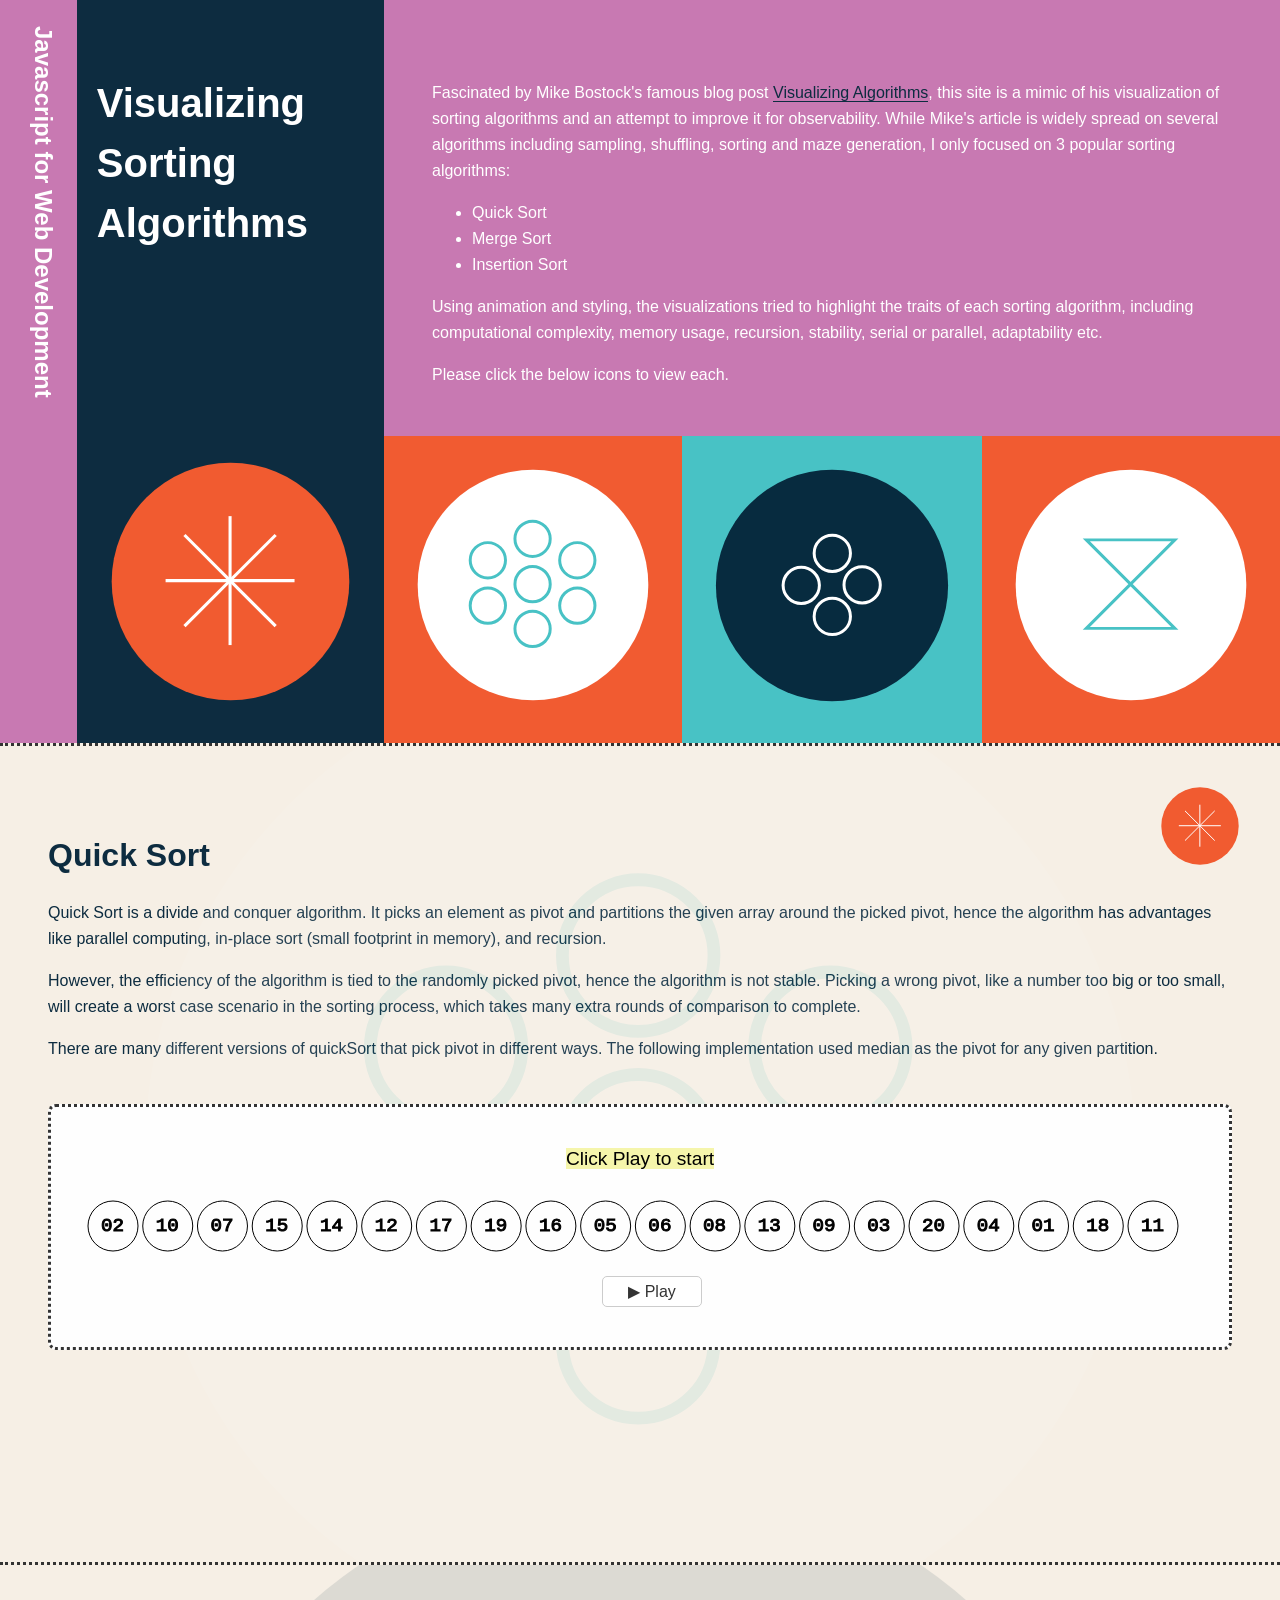
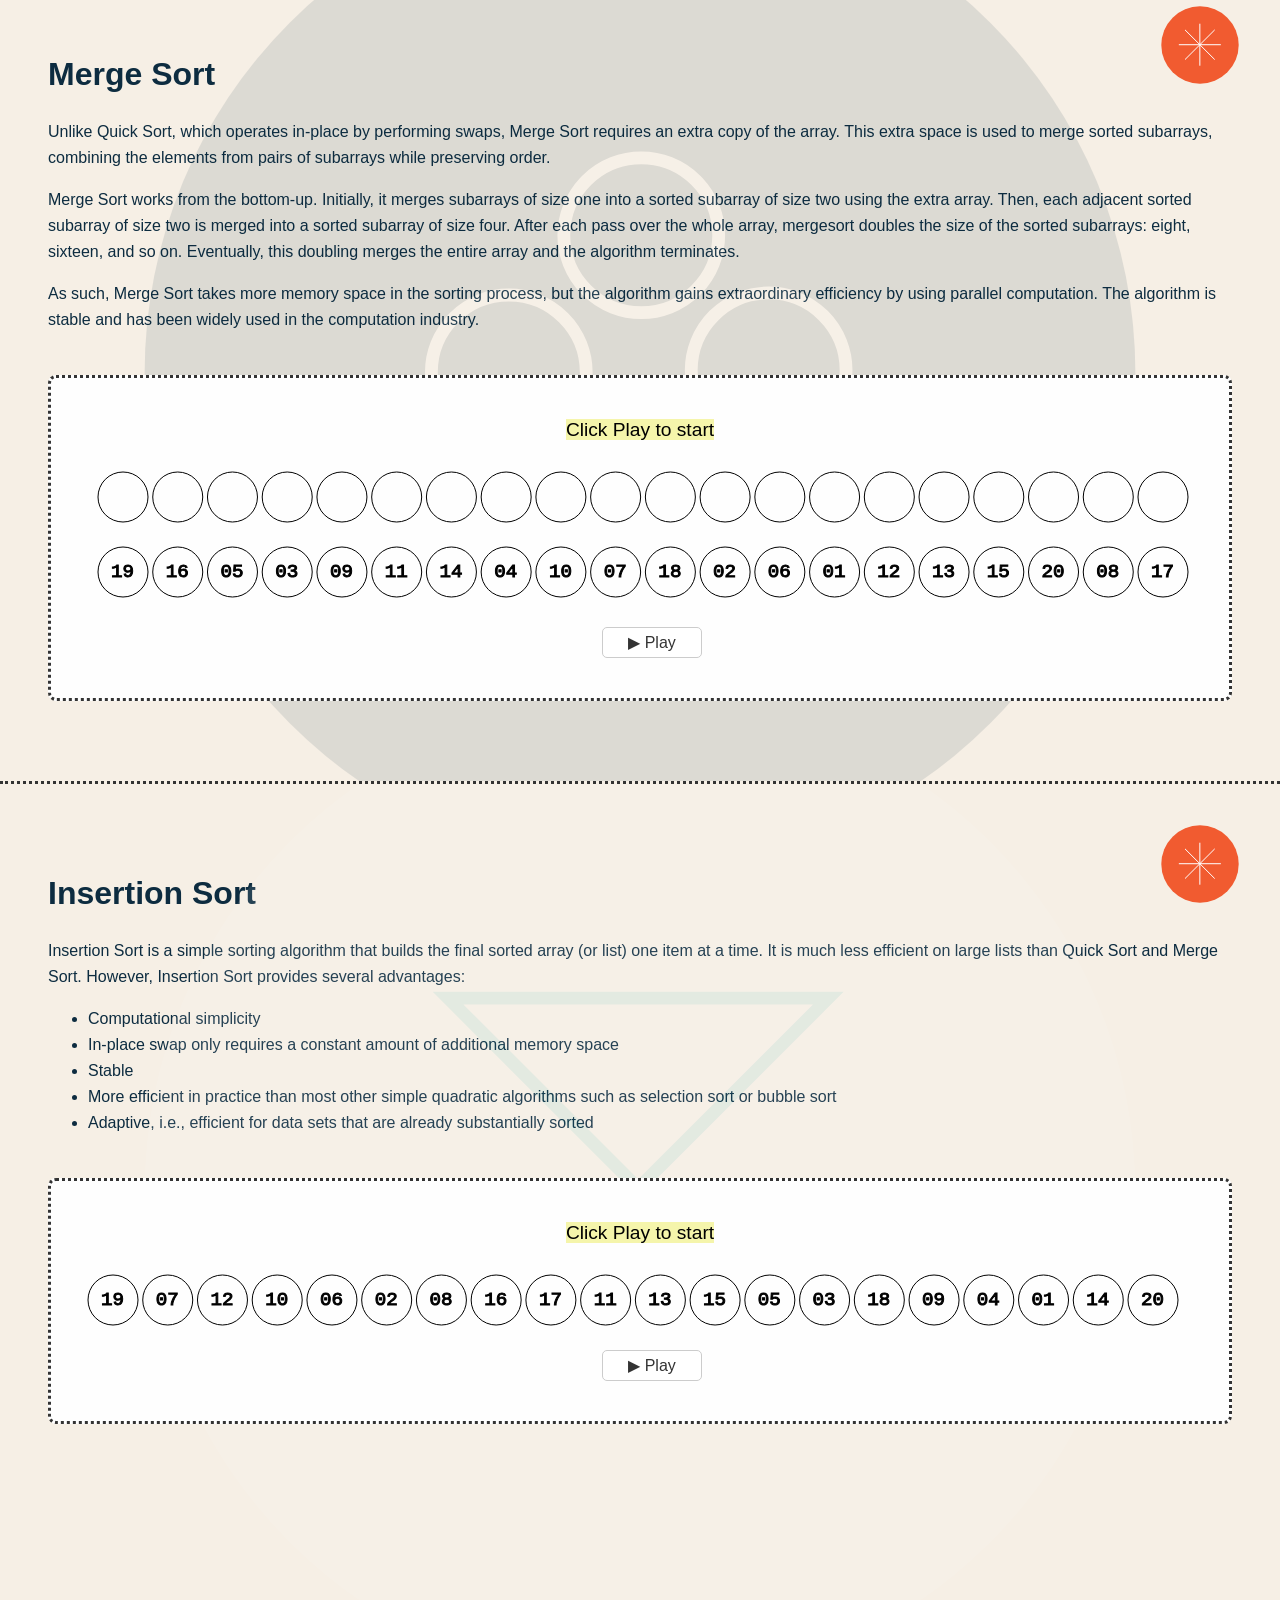
<file: index.html>
<!DOCTYPE html>
<html lang="en">
  <head>
    <meta charset="utf-8" />
    <title>Javascript for Web Development Project</title>
    <link rel="stylesheet" media="screen" href="/css/algo_style.css" />
    <meta name="viewport" content="width=device-width, initial-scale=1.0" />
    <script src="/js/d3.min.js"></script>
    <script src="/js/sorting_algo.js"></script>
  </head>
  <body>
    <section class="intro" id="intro">
      <header>
        <div id = 'classname'><h1>Javascript for Web Development</h1></div>
        <div id = 'subject'><h2>Visualizing Sorting Algorithms</h2>
           <div id = 'star_relative'>
            <span class="star_tooltip">Home</span>
          <img src = '/css/icon-star-01.svg'></img>
        </div>
        <div>
      </header>
      <div class="summary" id="summary">
        <div class = "intro_txt">
          <p>
          Fascinated by Mike Bostock's famous blog post
          <a href='https://bost.ocks.org/mike/algorithms/'>Visualizing Algorithms</a>, this site is a mimic of his visualization of sorting algorithms and an attempt to improve it for observability. While Mike's article is widely spread on several algorithms
          including sampling, shuffling, sorting and maze generation, I only focused on 3 popular sorting algorithms:</p>
          <ul>
          <li>Quick Sort</li>
          <li>Merge Sort</li>
          <li>Insertion Sort </li>
          </ul>
          <p>Using animation and styling, the visualizations tried to highlight the traits of each sorting algorithm, including computational complexity, memory usage,  recursion,  stability, serial or parallel, adaptability etc. 
          </p><p>
            Please click the below icons to view each.</p>
        </div>
        <div id = 'imgbox'>
        <div class='icon_img' id='img1'><img src = '/css/icon-circles-01.svg' onclick="document.location=document.location.toString().split('#')[0] + '#quicksort';return false;" ></img>
          <span class="img_tooltip">Quick Sort</span></div>
        <div class='icon_img' id='img2'><img  src = '/css/icon-black-circle-01.svg' onclick="document.location=document.location.toString().split('#')[0] + '#mergesort';return false;"></img>
          <span class="img_tooltip">Merge Sort</span></div>
        <div class='icon_img' id='img3'><img  src = '/css/icon-zigzag-01.svg' onclick="document.location=document.location.toString().split('#')[0] + '#insertionsort';return false;"></img>
          <span class="img_tooltip">Insertion Sort</span></div>
        </div>
      </div>
    </section>
    <section class="main" id="main">
      <div id="quicksort" class="animation shuffle">
      <h3>Quick Sort</h3>
      <div class = 'back_btn'> 
        <div class = 'back_relative'>
        <img src = '/css/icon-star-01.svg' onclick="document.location=document.location.toString().split('#')[0] + '#';return false;" ></img>
      <span class = 'backbtn_tooltip'>Back to home</span> </div>
    </div>
    <p>
    Quick Sort is a divide and conquer algorithm. It picks an element as pivot and partitions the given array around the picked pivot, hence the algorithm has advantages like parallel computing, in-place sort (small footprint in memory), and recursion.
  </p><p>
    However, the efficiency of the algorithm is tied to the randomly picked pivot, hence the algorithm is not stable.   Picking a wrong pivot, like a number too big or too small,  will create a worst case scenario in the sorting process, which takes many extra rounds of comparison to complete.
  </p><p>
    There are many different versions of quickSort that pick pivot in different ways.  The following implementation used median as the pivot for any given partition.
  </p>
    </br>
      <div id = 'quicksort_vis' class='sort_vis'>
        <div id='notes' class='notes'> <span class='span_msg' id='quicksort_msg'>Click Play to start</span> </div>
        <script>
          quicksort_vis();
        </script>
        </div>
      </div>
      <div class="animation shuffle" id="mergesort">
      <h3>Merge Sort</h3>
      <div class = 'back_btn'> 
        <div class = 'back_relative'>
        <img src = '/css/icon-star-01.svg' onclick="document.location=document.location.toString().split('#')[0] + '#';return false;" ></img>
      <span class = 'backbtn_tooltip'>Back to home</span> </div>
    </div>
  <p>
    Unlike Quick Sort, which operates in-place by performing swaps, Merge Sort requires an extra copy of the array. This extra space is used to merge sorted subarrays, combining the elements from pairs of subarrays while preserving order.
  </p><p>
    Merge Sort works from the bottom-up. Initially, it merges subarrays of size one into a sorted subarray of size two using the extra array. Then, each adjacent sorted subarray of size two is merged into a sorted subarray of size four. After each pass over the whole array, mergesort doubles the size of the sorted subarrays: eight, sixteen, and so on. Eventually, this doubling merges the entire array and the algorithm terminates.
  </p><p>
    As such, Merge Sort takes more memory space in the sorting process, but the algorithm gains extraordinary efficiency by using parallel computation.  The algorithm is stable and has been widely used in the computation industry. 
  </p>
      </br>
      <div id = 'mergesort_vis' class='sort_vis'>
        <div id='notes' class='notes'> <span class='span_msg' id='mergesort_msg'>Click Play to start</span> </div>
          <script>
           mergeSort();
          </script>
   </div>
    </div>
      <div class="animation shuffle" id="insertionsort">
        <h3>Insertion Sort</h3>
      <div class = 'back_btn'> 
        <div class = 'back_relative'>
        <img src = '/css/icon-star-01.svg' onclick="document.location=document.location.toString().split('#')[0] + '#';return false;" ></img>
      <span class = 'backbtn_tooltip'>Back to home</span> </div>
    </div>
    <p>
      Insertion Sort is a simple sorting algorithm that builds the final sorted array (or list) one item at a time. It is much less efficient on large lists than Quick Sort and Merge Sort. However, Insertion Sort provides several advantages:
    </p><ul>
      <li>Computational simplicity</li>
      <li> In-place swap only requires a constant amount of additional memory space</li>
      <li> Stable
      <li> More efficient in practice than most other simple quadratic algorithms such as selection sort or bubble sort</li>
      <li>Adaptive, i.e., efficient for data sets that are already substantially sorted</li>
    </ul>
  </br>
    <div id = 'insertionsort_vis' class='sort_vis'>
      <div id='notes' class='notes'> <span class='span_msg' id='insertionsort_msg'>Click Play to start</span> 
      </div>
      <script>
       insertionSort();
      </script>
      </div>
    </div>
    </section>
  </body>
</html>
</file>
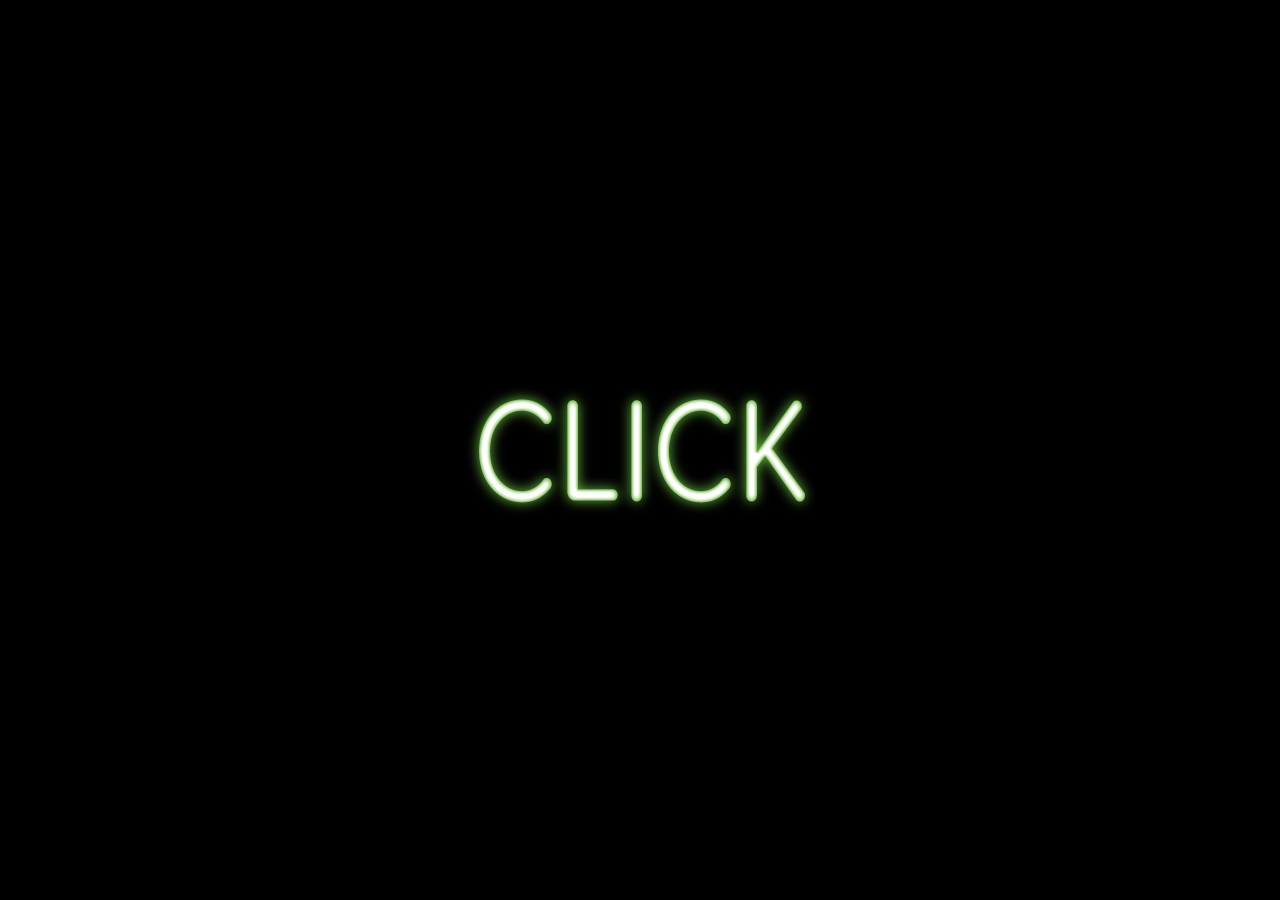
<file: NewYear2015/index.html>
<!DOCTYPE html>
<html>
  <head>
    <meta charset="utf-8">
    <title>Happy New Year 2015</title>
    <meta name="viewport" content="width=device-width, initial-scale=1.0">
    <meta name="description" content="Super ridiculous visuals.">
    <meta name="author" content="">
    <script type="text/javascript" src="js/d3.v3.js"></script>
    <script type="text/javascript" src="js/jquery.min.js"></script> 
    <!--<script type="text/javascript" src="/static/js/jquery.jplayer.min.js"></script>-->
    
<style type="text/css">
body {
  background: #000000;
}

#svgContainer {
  width: 100%;
  height: 100%;
  padding: none;
  margin: none;
}

circle {
  fill: none;
  stroke-width: 5px;
}

rect {
  fill:none;
  stroke-width:10px;
}

svg:text {
  color: #ffffff;
}

.greenchange:hover {
  color:#74c476;
}

.purplechange:hover {
  color:#9e9ac8;
}

.bluechange:hover {
  color:#8ACFF6;
}

.greenshit {
  font-weight:200;
  font-size:20px;
}

.purpleshit{
  font-weight:200;
  font-size:20px;
}

.swagshit {
  font-weight:200;
  font-size:20px;
}


svg {
  position: absolute;
  top: 0;
  left: 0;
  right: 0;
  bottom: 0;
  height: 100%;
  width: 100%;
  z-index: -1;
  -webkit-user-select: none;
  -moz-user-select: none;
  -o-user-select: none;
  user-select: none;
}

.header {
  display: block;
  float: left;
  z-index: 1;
}
.controls {
  display: block;
  float: right;
  z-index: 3;
}
.header > *, .controls > * {
  display: inline-block;
}
.header, .controls {
  position: relative;
  opacity: 0.3;
  font-family: Lato; font-weight:200; color: white;
  transition:        opacity 0.2s linear;
  -webkit-transition: opacity 0.2s linear;
  -moz-transition:    opacity 0.2s linear;
  -o-transition:      opacity 0.2s linear;
}
body.nocontrols .header, body.nocontrols .controls {
  opacity: 0;
}
.header:hover, .controls:hover {
  opacity: 1 !important;
}
#exported {
  z-index: 2;
  position: absolute;
  width: 100%;
  height: 100%;
  box-sizing: border-box;
  left: 0;
  top: 0;
  resize: none;
  outline: none;
  font-family: monospace;
  font-size: 9px;
}
</style>
  </head>
  <body>
    <div id="svgContainer"></div>
<script type ="text/javascript">


</script>
    <script type="text/javascript" src="js/visuals.js"></script>
    <script type="text/javascript" src="js/explosions.js"></script>
  </body>
</html>
</file>
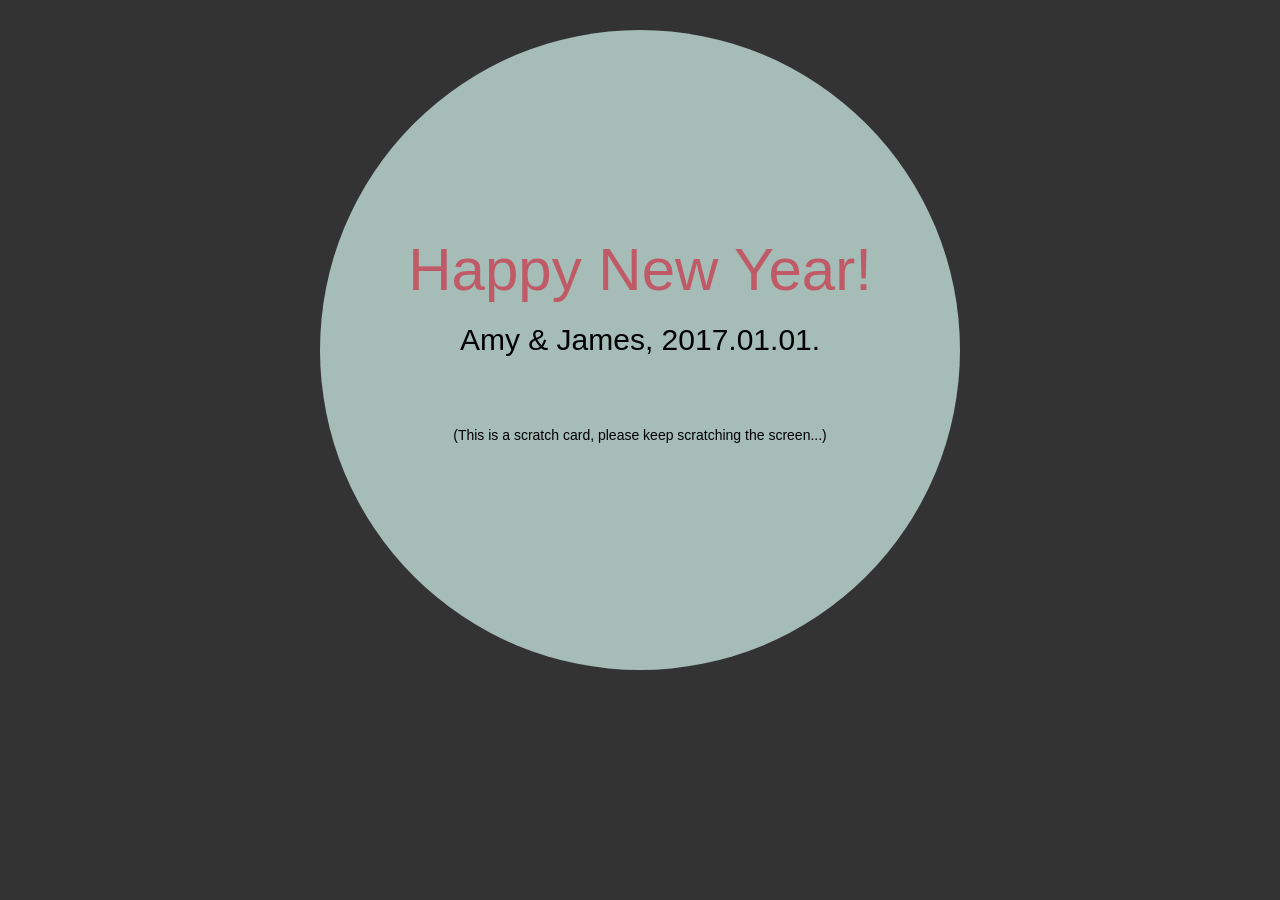
<file: NewYear2017/index.html>
<!DOCTYPE html>
<html><head>
<meta http-equiv="content-type" content="text/html; charset=UTF-8">
    <meta charset="utf-8">
    <meta http-equiv="X-UA-Compatible" content="IE=edge,chrome=IE8">
    <meta name="apple-mobile-web-app-capable" content="yes">
    <meta name="apple-mobile-web-app-status-bar-style" content="default">
    <script type="text/javascript" src="koalas_files/d3.js"></script>
    <script type="text/javascript" src="koalas_files/koala.js"></script>

    <link rel="stylesheet" type="text/css" href="koalas_files/style.css">
<style>


</style>
  </head>
  <body>
    <div id="center">
      <div id="cont">
        <noscript>
          Your browser does not support JavaScript or it is disabled.<br>
          JavaScript is needed to view this site.
        </noscript>
        <div id="dots"></div>
      </div>
    </div>
    
    <script type="text/javascript">
      window.shownFile = 'none';

      (function() {
        var now = +new Date();
        window.gaTrack = function(type, subtype) {
          var time = Math.round((+new Date() - now) / 1000);
          function doTrack() {
            if (!window._gaq) return;
            _gaq.push(['_trackEvent', String(type), String(subtype), window.location.href, time]);
          }
        }
      })();

      function track(type, subtype) {
      }
    </script>

    <!--[if lt IE 9]>
    <script type="text/javascript" src="http://ajax.googleapis.com/ajax/libs/chrome-frame/1/CFInstall.min.js"></script>

    <style>
      .chromeFrameInstallDefaultStyle {
        width: 800px;
        height: 600px;
        border: 1px solid #cccccc;
      }
    </style>

    <div id="prompt">
    </div>

    <script>
      window.inOldIE = true;
      track('OldIE', '1');

      // The conditional ensures that this code will only execute in IE,
      // Therefore we can use the IE-specific attachEvent without worry
      window.attachEvent("onload", function() {
        CFInstall.check({
          mode: "inline", // the default
          node: "prompt",
          oninstall: function() {
            track('InstalledGCF', 'OneLessRawIE');
          }
        });
      });
    </script>
    <![endif]-->

    <!--[if gte IE 9]><!-->
    <script type="text/javascript">
      // Code left intentionally unminimized for your reading pleasure.

      (function() {
        window.shownFile = 'none';

        // If an error happens I want to know about it!
        window.onerror = function(msg, url, ln) {
          msg = msg.toString();
          // In Chrome and Firefox an error on a script form a foreign domain will cause this, see link bellow:
          // http://stackoverflow.com/questions/5913978/cryptic-script-error-reported-in-javascript-in-chrome-and-firefox
          if (msg === 'Script error.' && url === '' && ln === 0) return;
          track('OnError', "'" + msg + "' in '" + url + "' @ " + ln + " /u:'" + window.navigator.userAgent + "'");
          // Track only one error per page load
          window.onerror = function() {};
        };

        // First, make sure we can run.
        if (!koala.supportsCanvas()) {
          track('NoCanvas', window.navigator.userAgent);
          alert("Sorry, KoalsToTheMax needs HTML5 Canvas support which your browser does not have. Supported browsers include Chrome, Safari, Firefox, Opera, and Internet Explorer 9, 10");
          return;
        }

        if (!koala.supportsSVG()) {
          track('NoSVG', window.navigator.userAgent);
          alert("Sorry, KoalsToTheMax needs SVG support which your browser does not have. Supported browsers include Chrome, Safari, Firefox, Opera, and Internet Explorer 9, 10");
          return;
        }

        // This is strange, track it if it happens.
        if (!window.d3) {
          track('NoD3', window.navigator.userAgent);
          alert("Some how D3 was not loaded so the site can not start. This is bad... We are investigating. Try refreshing the page and see if that helps.");
          return;
        }

        // Try you must. If there is an error report it to me.
        try {
          // btoa and atob do not handle utf-8 as I have discovered the hard way so they need to babied
          // See: https://developer.mozilla.org/en-US/docs/DOM/window.btoa#Unicode_Strings
          function utf8_to_b64(str) {
            return window.btoa(unescape(encodeURIComponent(str)));
          }

          function b64_to_utf8(str) {
            return decodeURIComponent(escape(window.atob(str)));
          }

          // Handle the custom images 'API'
          // Supported URLs are:
          // 1. DOMAIN
          //   The just the page domain / loads one of the default files
          //
          // 2. DOMAIN?BASE64==
          //   Where BASE64== is a UTF-8 base64 encoded string of one of the following things:
          //   a. An image URL
          //      Example: http://i.imgur.com/cz1Jb.jpg
          //      Use that URL image instead of the default one.
          //
          //   b. A JSON string representing an array of URLs
          //      Example: ["http://i.imgur.com/cz1Jb.jpg","http://i.imgur.com/Q5IqH.jpg"]
          //      Pick one of the images at random and use that instead of the default one.
          //
          //   c. A JSON string representing an object with the keys 'images', 'background' and 'hideNote'
          //      Example: {"background":"#000","images":["http://i.imgur.com/cz1Jb.jpg","http://i.imgur.com/Q5IqH.jpg"]}
          //      images (required): Pick one of the images at random and use that instead of the default one.
          //      background (optional): Use the value of background as the page background.
          //      hideNote (optional): Hide the mention on the bottom.
          //
          // 3. DOMAIN?image_url
          //   Where image URL is an actual image URL that will get re-encoded into base64 (2)
          //   Example: http://i.imgur.com/cz1Jb.jpg
          //
          // Note: where DOMAIN is usually http://koalastothemax.com
          function goToHidden(location, string) {
            location.href = '//' + location.host + location.pathname + '?' + utf8_to_b64(string);
			console.print(location.href);
          }

          function basicLoad(location) {
            var possible = ['ny', 'ny', 'ny', 'ny'];
            var file = 'img/' + possible[Math.floor(Math.random() * possible.length)] + '.jpg'
            return {
              file: file,
              shownFile: location.protocol + '//' + location.host + location.pathname + file
            };
          }

          function parseUrl(location) {
            var href = location.href;
            var idx, param, file;

            idx = href.indexOf('?');
            if (idx === -1 || idx === href.length - 1) {
              return basicLoad(location); // Case 1
            }

            param = href.substr(idx + 1);
            if (!/^[a-z0-9+\/]+=*$/i.test(param)) {
              // Does not look base64
              goToHidden(location, param);
              return null;
            }

            // Case 2
            try {
              param = b64_to_utf8(param);
            } catch (e) {
              return basicLoad(location); // Invalid base64, do a basic load
            }

            try {
              param = JSON.parse(param);
            } catch (e) {
              // Case 2a
              return {
                file: param,
                shownFile: param
              };
            }

            // At this point param is a JS object
            if (Array.isArray(param) && param.length) {
              // Case 2b
              file = param[Math.floor(Math.random() * param.length)];
              return {
                file: file,
                shownFile: file
              };
            }

            if (Array.isArray(param.images) && param.images.length) {
              // Case 2c
              file = param.images[Math.floor(Math.random() * param.images.length)];
              return {
                file: file,
                shownFile: file,
                background: param.background,
                hideNote: param.hideNote
              };
            }

            // Fall though
            return basicLoad(location);
          }

          var parse = parseUrl(location);
          if (!parse) return;
          var file = parse.file;
          window.shownFile = parse.shownFile;

          if (parse.background) {
            d3.select(document.body)
              .style('background', parse.background);
          }
          if (parse.hideNote) {
            d3.select('#footer')
              .style('display', 'none');
          }

          if (/^https?:/.test(file)) {
            file = "image-server.php?url=" + file;
          }


          var img = new Image();
          img.onload = function() {
            var colorData;
            try {
              colorData = koala.loadImage(this);
            } catch (e) {
              colorData = null;
              track('BadLoad', "Msg: '" + e.message + "' file: '" + file + "'");
              alert("Sorry, KoalsToTheMax could not load the image '" + file + "'");
            }
            if (colorData) {
              koala.makeCircles("#dots", colorData);
              track('GoodLoad', 'Yay');
            }
          };
          img.src = file;
        } catch (e) {
          track('Problemo', String(e.message));
        }

      })();
    </script>
    <!--<![endif]-->
  

</body></html>
</file>
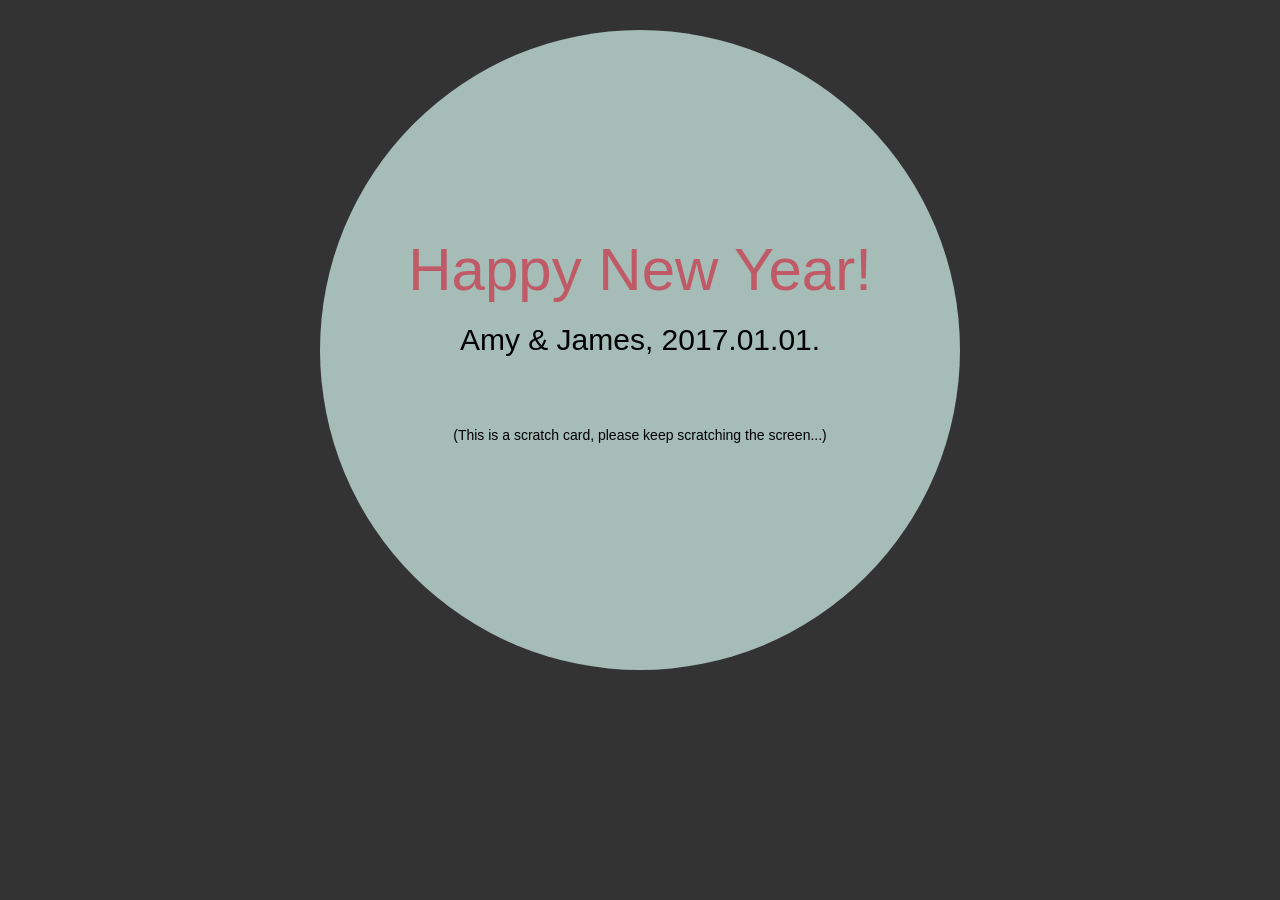
<file: NewYear2017/html/index.html>
<!DOCTYPE html>
<html><head>
<meta http-equiv="content-type" content="text/html; charset=UTF-8">
    <meta charset="utf-8">
    <meta http-equiv="X-UA-Compatible" content="IE=edge,chrome=IE8">
    <meta name="apple-mobile-web-app-capable" content="yes">
    <meta name="apple-mobile-web-app-status-bar-style" content="default">
    <script type="text/javascript" src="resources/d3.js"></script>
    <script type="text/javascript" src="resources/pic.js"></script>

    <link rel="stylesheet" type="text/css" href="resources/style.css">
<style>


</style>
  </head>
  <body>
    <div id="center">
      <div id="cont">
        <noscript>
          Your browser does not support JavaScript or it is disabled.<br>
          JavaScript is needed to view this site.
        </noscript>
        <div id="dots"></div>
      </div>
    </div>
    
    <script type="text/javascript">
      window.shownFile = 'none';

      (function() {
        var now = +new Date();
        window.gaTrack = function(type, subtype) {
          var time = Math.round((+new Date() - now) / 1000);
          function doTrack() {
            if (!window._gaq) return;
            _gaq.push(['_trackEvent', String(type), String(subtype), window.location.href, time]);
          }
        }
      })();

      function track(type, subtype) {
      }
    </script>

    <script type="text/javascript">
   
      (function() {
        window.shownFile = 'none';

        if (!pic.supportsCanvas()) {
          track('NoCanvas', window.navigator.userAgent);
          alert("Sorry, KoalsToTheMax needs HTML5 Canvas support which your browser does not have. Supported browsers include Chrome, Safari, Firefox, Opera, and Internet Explorer 9, 10");
          return;
        }

        if (!pic.supportsSVG()) {
          track('NoSVG', window.navigator.userAgent);
          alert("Sorry, KoalsToTheMax needs SVG support which your browser does not have. Supported browsers include Chrome, Safari, Firefox, Opera, and Internet Explorer 9, 10");
          return;
        }

        if (!window.d3) {
          track('NoD3', window.navigator.userAgent);
          alert("Some how D3 was not loaded so the site can not start. This is bad... We are investigating. Try refreshing the page and see if that helps.");
          return;
        }


        try {
          function utf8_to_b64(str) {
            return window.btoa(unescape(encodeURIComponent(str)));
          }

          function b64_to_utf8(str) {
            return decodeURIComponent(escape(window.atob(str)));
          }

          function goToHidden(location, string) {
            location.href = '//' + location.host + location.pathname + '?' + utf8_to_b64(string);
			console.print(location.href);
          }

          function basicLoad(location) {
            var possible = ['ny', 'ny', 'ny', 'ny'];
            var file = 'img/' + possible[Math.floor(Math.random() * possible.length)] + '.jpg'
            return {
              file: file,
              shownFile: location.protocol + '//' + location.host + location.pathname + file
            };
          }

          function parseUrl(location) {
            var href = location.href;
            var idx, param, file;

            idx = href.indexOf('?');
            if (idx === -1 || idx === href.length - 1) {
              return basicLoad(location); // Case 1
            }

            param = href.substr(idx + 1);
            if (!/^[a-z0-9+\/]+=*$/i.test(param)) {
              goToHidden(location, param);
              return null;
            }

            // Case 2
            try {
              param = b64_to_utf8(param);
            } catch (e) {
              return basicLoad(location); // Invalid base64, do a basic load
            }

            try {
              param = JSON.parse(param);
            } catch (e) {
              return {
                file: param,
                shownFile: param
              };
            }

            // At this point param is a JS object
            if (Array.isArray(param) && param.length) {
              // Case 2b
              file = param[Math.floor(Math.random() * param.length)];
              return {
                file: file,
                shownFile: file
              };
            }

            if (Array.isArray(param.images) && param.images.length) {
              // Case 2c
              file = param.images[Math.floor(Math.random() * param.images.length)];
              return {
                file: file,
                shownFile: file,
                background: param.background,
                hideNote: param.hideNote
              };
            }

            // Fall though
            return basicLoad(location);
          }

          var parse = parseUrl(location);
          if (!parse) return;
          var file = parse.file;
          window.shownFile = parse.shownFile;

          if (parse.background) {
            d3.select(document.body)
              .style('background', parse.background);
          }
          if (parse.hideNote) {
            d3.select('#footer')
              .style('display', 'none');
          }

          if (/^https?:/.test(file)) {
            file = "image-server.php?url=" + file;
          }


          var img = new Image();
          img.onload = function() {
            var colorData;
            try {
              colorData = pic.loadImage(this);
            } catch (e) {
              colorData = null;
              track('BadLoad', "Msg: '" + e.message + "' file: '" + file + "'");
              alert("Sorry, KoalsToTheMax could not load the image '" + file + "'");
            }
            if (colorData) {
              pic.makeCircles("#dots", colorData);
              track('GoodLoad', 'Yay');
            }
          };
          img.src = file;
        } catch (e) {
          track('Problemo', String(e.message));
        }

      })();
    </script>
 
</body></html>
</file>
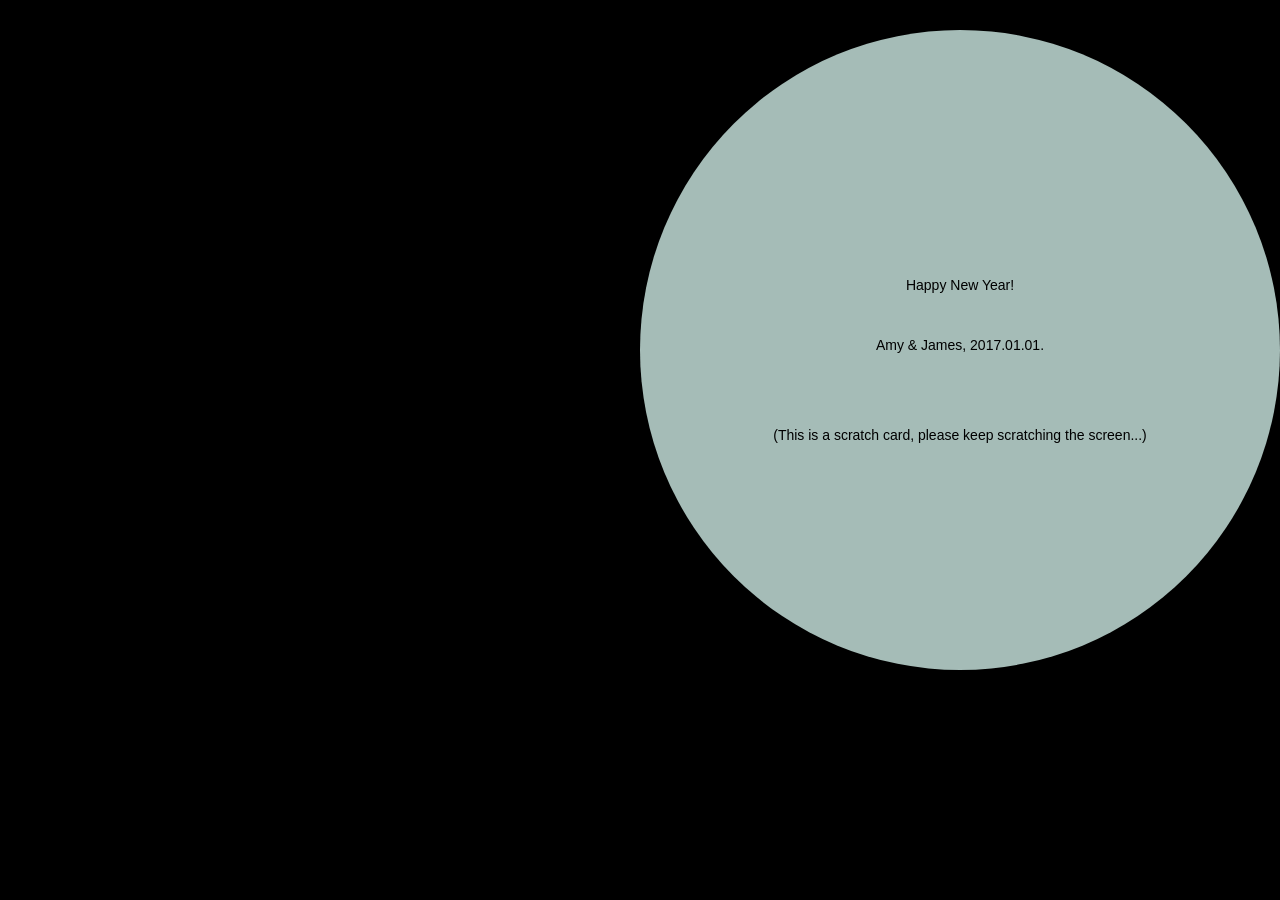
<file: NewYear2017/koalas.html>
<!DOCTYPE html>
<html><head>
<meta http-equiv="content-type" content="text/html; charset=UTF-8">
    <meta charset="utf-8">
    <meta http-equiv="X-UA-Compatible" content="IE=edge,chrome=IE8">
    <meta name="description" content="Koalas to the Max, a site made with love by Vadim Ogievetsky for Annie Albagli">
    <meta name="keywords" content="Koalas Max Vadim Ogievetsky Annie Albagli D3 Canvas SVG Koala Maximization">
    <meta name="viewport" content="width=540, user-scalable=0">
    <meta name="apple-mobile-web-app-capable" content="yes">
    <meta name="apple-mobile-web-app-status-bar-style" content="default">
    
    <script type="text/javascript" src="koalas_files/polyfill.js"></script>
    <script type="text/javascript" src="koalas_files/Blob.js"></script>
    <!--[if gte IE 9]><!-->
    <script type="text/javascript" src="koalas_files/d3.js"></script>
    <script type="text/javascript" src="koalas_files/koala.js"></script>
    <!--<![endif]-->
    <link rel="stylesheet" type="text/css" href="koalas_files/koala.css">
<style>
body{
	background-color: black;
}

#center {
	position: relative;
    height: 100%;
    width: 50%;
    margin: 0 auto;
}

#cont {
	position:relative;
	top: 0px;
    margin-top: 0px;
}

</style>
  </head>
  <body>
    <div id="center">
      <div id="cont">
        <noscript>
          Your browser does not support JavaScript or it is disabled.<br>
          JavaScript is needed to view this site.
        </noscript>
        <div id="dots"></div>
      </div>
    </div>
    
    <script type="text/javascript">
      window.shownFile = 'none';

      (function() {
        var now = +new Date();
        window.gaTrack = function(type, subtype) {
          var time = Math.round((+new Date() - now) / 1000);
          function doTrack() {
            if (!window._gaq) return;
            _gaq.push(['_trackEvent', String(type), String(subtype), window.location.href, time]);
          }
          if (window._gaq) {
            doTrack()
          } else {
            setTimeout(doTrack, 1);
          }
        }
      })();

      function track(type, subtype) {
      }
    </script>

    <!--[if lt IE 9]>
    <script type="text/javascript" src="http://ajax.googleapis.com/ajax/libs/chrome-frame/1/CFInstall.min.js"></script>

    <style>
      .chromeFrameInstallDefaultStyle {
        width: 800px;
        height: 600px;
        border: 1px solid #cccccc;
      }
    </style>

    <div id="prompt">
    </div>

    <script>
      window.inOldIE = true;
      track('OldIE', '1');

      // The conditional ensures that this code will only execute in IE,
      // Therefore we can use the IE-specific attachEvent without worry
      window.attachEvent("onload", function() {
        CFInstall.check({
          mode: "inline", // the default
          node: "prompt",
          oninstall: function() {
            track('InstalledGCF', 'OneLessRawIE');
          }
        });
      });
    </script>
    <![endif]-->

    <!--[if gte IE 9]><!-->
    <script type="text/javascript">
      // Code left intentionally unminimized for your reading pleasure.

      (function() {
        window.shownFile = 'none';

        // If an error happens I want to know about it!
        window.onerror = function(msg, url, ln) {
          msg = msg.toString();
          // In Chrome and Firefox an error on a script form a foreign domain will cause this, see link bellow:
          // http://stackoverflow.com/questions/5913978/cryptic-script-error-reported-in-javascript-in-chrome-and-firefox
          if (msg === 'Script error.' && url === '' && ln === 0) return;
          track('OnError', "'" + msg + "' in '" + url + "' @ " + ln + " /u:'" + window.navigator.userAgent + "'");
          // Track only one error per page load
          window.onerror = function() {};
        };

        // First, make sure we can run.
        if (!koala.supportsCanvas()) {
          track('NoCanvas', window.navigator.userAgent);
          alert("Sorry, KoalsToTheMax needs HTML5 Canvas support which your browser does not have. Supported browsers include Chrome, Safari, Firefox, Opera, and Internet Explorer 9, 10");
          return;
        }

        if (!koala.supportsSVG()) {
          track('NoSVG', window.navigator.userAgent);
          alert("Sorry, KoalsToTheMax needs SVG support which your browser does not have. Supported browsers include Chrome, Safari, Firefox, Opera, and Internet Explorer 9, 10");
          return;
        }

        // This is strange, track it if it happens.
        if (!window.d3) {
          track('NoD3', window.navigator.userAgent);
          alert("Some how D3 was not loaded so the site can not start. This is bad... We are investigating. Try refreshing the page and see if that helps.");
          return;
        }

        // Try you must. If there is an error report it to me.
        try {
          // btoa and atob do not handle utf-8 as I have discovered the hard way so they need to babied
          // See: https://developer.mozilla.org/en-US/docs/DOM/window.btoa#Unicode_Strings
          function utf8_to_b64(str) {
            return window.btoa(unescape(encodeURIComponent(str)));
          }

          function b64_to_utf8(str) {
            return decodeURIComponent(escape(window.atob(str)));
          }

          // Handle the custom images 'API'
          // Supported URLs are:
          // 1. DOMAIN
          //   The just the page domain / loads one of the default files
          //
          // 2. DOMAIN?BASE64==
          //   Where BASE64== is a UTF-8 base64 encoded string of one of the following things:
          //   a. An image URL
          //      Example: http://i.imgur.com/cz1Jb.jpg
          //      Use that URL image instead of the default one.
          //
          //   b. A JSON string representing an array of URLs
          //      Example: ["http://i.imgur.com/cz1Jb.jpg","http://i.imgur.com/Q5IqH.jpg"]
          //      Pick one of the images at random and use that instead of the default one.
          //
          //   c. A JSON string representing an object with the keys 'images', 'background' and 'hideNote'
          //      Example: {"background":"#000","images":["http://i.imgur.com/cz1Jb.jpg","http://i.imgur.com/Q5IqH.jpg"]}
          //      images (required): Pick one of the images at random and use that instead of the default one.
          //      background (optional): Use the value of background as the page background.
          //      hideNote (optional): Hide the mention on the bottom.
          //
          // 3. DOMAIN?image_url
          //   Where image URL is an actual image URL that will get re-encoded into base64 (2)
          //   Example: http://i.imgur.com/cz1Jb.jpg
          //
          // Note: where DOMAIN is usually http://koalastothemax.com
          function goToHidden(location, string) {
            location.href = '//' + location.host + location.pathname + '?' + utf8_to_b64(string);
			console.print(location.href);
          }

          function basicLoad(location) {
            var possible = ['aj', 'aj', 'aj', 'aj'];
            var file = 'img/' + possible[Math.floor(Math.random() * possible.length)] + '.jpeg'
            return {
              file: file,
              shownFile: location.protocol + '//' + location.host + location.pathname + file
            };
          }

          function parseUrl(location) {
            var href = location.href;
            var idx, param, file;

            idx = href.indexOf('?');
            if (idx === -1 || idx === href.length - 1) {
              return basicLoad(location); // Case 1
            }

            param = href.substr(idx + 1);
            if (!/^[a-z0-9+\/]+=*$/i.test(param)) {
              // Does not look base64
              goToHidden(location, param);
              return null;
            }

            // Case 2
            try {
              param = b64_to_utf8(param);
            } catch (e) {
              return basicLoad(location); // Invalid base64, do a basic load
            }

            try {
              param = JSON.parse(param);
            } catch (e) {
              // Case 2a
              return {
                file: param,
                shownFile: param
              };
            }

            // At this point param is a JS object
            if (Array.isArray(param) && param.length) {
              // Case 2b
              file = param[Math.floor(Math.random() * param.length)];
              return {
                file: file,
                shownFile: file
              };
            }

            if (Array.isArray(param.images) && param.images.length) {
              // Case 2c
              file = param.images[Math.floor(Math.random() * param.images.length)];
              return {
                file: file,
                shownFile: file,
                background: param.background,
                hideNote: param.hideNote
              };
            }

            // Fall though
            return basicLoad(location);
          }

          var parse = parseUrl(location);
          if (!parse) return;
          var file = parse.file;
          window.shownFile = parse.shownFile;

          if (parse.background) {
            d3.select(document.body)
              .style('background', parse.background);
          }
          if (parse.hideNote) {
            d3.select('#footer')
              .style('display', 'none');
          }

          if (/^https?:/.test(file)) {
            file = "image-server.php?url=" + file;
          }


          var img = new Image();
          img.onload = function() {
            var colorData;
            try {
              colorData = koala.loadImage(this);
            } catch (e) {
              colorData = null;
              track('BadLoad', "Msg: '" + e.message + "' file: '" + file + "'");
              alert("Sorry, KoalsToTheMax could not load the image '" + file + "'");
              setTimeout(function() {
                window.location.href = domian;
              }, 750);
            }
            if (colorData) {
              koala.makeCircles("#dots", colorData);
              track('GoodLoad', 'Yay');
            }
          };
          img.src = file;
        } catch (e) {
          track('Problemo', String(e.message));
        }

      })();
    </script>
    <!--<![endif]-->
  

</body></html>
</file>
<file: NewYear2017/koalas_files/style.css>
html,
body {
  background-color: #333333;
  margin: 0;
  height: 100%;
  width: 100%;
  font-size: 14px;
  font-family: "Helvetica Neue",Helvetica,Arial,Sans-serif;
  font-weight: 300;
  text-align: center;
  cursor: default;

  -webkit-user-select: none;
  -khtml-user-select: none;
  -moz-user-select: none;
  -o-user-select: none;
  user-select: none;

  -ms-touch-action: none;
}

div {
  cursor: inherit;
}

a {
  color: steelBlue;
  text-decoration: none;
}

a:hover {
  text-decoration: underline;
}

#center {
	position: relative;
    height: 100%;
    width: 100%;
    margin: 0 auto;
}

#cont {
	position:absolute;
	top: 0px;
	margin:0px;
}

.greeting {
	font-size: 60px;
	fill: #c05a66;
}

.caption {
	font-size: 30px;
}

.remark {
	fill: gray;
}

svg,
circle {
  pointer-events: none;
}

#next {
  padding-top: 30px;
}

#next input {
  width: 480px;
  border: 1px solid #ccc;
  outline: none;
}

#next .err {
  color: red;
}

#footer {
  position: fixed;
  bottom: 0;
  left: 0;
  right: 0;
  padding-top: 18px;
  padding-bottom: 2px;
  background: -webkit-gradient(linear, left bottom, left top, from(rgba(255, 255, 255, 1)), to(rgba(255, 255, 255, 0)));
  background: -moz-linear-gradient(bottom, rgba(255, 255, 255, 1), rgba(255, 255, 255, 0));
}

div.not-found {
  text-align: center;
  margin-top: 200px;
  font-size: 32px;
}
</file>
<file: NewYear2017/html/resources/style.css>
html,
body {
  background-color: #333333;
  margin: 0;
  height: 100%;
  width: 100%;
  font-size: 14px;
  font-family: "Helvetica Neue",Helvetica,Arial,Sans-serif;
  font-weight: 300;
  text-align: center;
  cursor: default;

  -webkit-user-select: none;
  -khtml-user-select: none;
  -moz-user-select: none;
  -o-user-select: none;
  user-select: none;

  -ms-touch-action: none;
}

div {
  cursor: inherit;
}

a {
  color: steelBlue;
  text-decoration: none;
}

a:hover {
  text-decoration: underline;
}

#center {
	position: relative;
    height: 100%;
    width: 100%;
    margin: 0 auto;
}

#cont {
	position:absolute;
	top: 0px;
	margin:0px;
}

.greeting {
	font-size: 60px;
	fill: #c05a66;
}

.caption {
	font-size: 30px;
}

.remark {
	fill: gray;
}

svg,
circle {
  pointer-events: none;
}

#next {
  padding-top: 30px;
}

#next input {
  width: 480px;
  border: 1px solid #ccc;
  outline: none;
}

#next .err {
  color: red;
}

#footer {
  position: fixed;
  bottom: 0;
  left: 0;
  right: 0;
  padding-top: 18px;
  padding-bottom: 2px;
  background: -webkit-gradient(linear, left bottom, left top, from(rgba(255, 255, 255, 1)), to(rgba(255, 255, 255, 0)));
  background: -moz-linear-gradient(bottom, rgba(255, 255, 255, 1), rgba(255, 255, 255, 0));
}

div.not-found {
  text-align: center;
  margin-top: 200px;
  font-size: 32px;
}
</file>
<file: NewYear2017/koalas_files/koala.css>
html,
body {
  margin: 0;
  height: 100%;
  width: 100%;
  font-size: 14px;
  font-family: "Helvetica Neue",Helvetica,Arial,Sans-serif;
  font-weight: 300;
  text-align: center;
  cursor: default;

  -webkit-user-select: none;
  -khtml-user-select: none;
  -moz-user-select: none;
  -o-user-select: none;
  user-select: none;

  -ms-touch-action: none;
}

div {
  cursor: inherit;
}

a {
  color: steelBlue;
  text-decoration: none;
}

a:hover {
  text-decoration: underline;
}

#center {
  position: relative;
  height: 100%;
  width: 512px;
  margin: 0 auto;
}

#cont {
  position: absolute;
  top: 50%;
  margin-top: -270px;
  width:  512px;
  height: 570px;
}

#dot {
  width:  512px;
  height: 512px;
}

svg,
circle {
  pointer-events: none;
}

#next {
  padding-top: 30px;
}

#next input {
  width: 480px;
  border: 1px solid #ccc;
  outline: none;
}

#next .err {
  color: red;
}

#footer {
  position: fixed;
  bottom: 0;
  left: 0;
  right: 0;
  padding-top: 18px;
  padding-bottom: 2px;
  background: -webkit-gradient(linear, left bottom, left top, from(rgba(255, 255, 255, 1)), to(rgba(255, 255, 255, 0)));
  background: -moz-linear-gradient(bottom, rgba(255, 255, 255, 1), rgba(255, 255, 255, 0));
}

div.not-found {
  text-align: center;
  margin-top: 200px;
  font-size: 32px;
}
</file>
<file: css/algo_style.css>
/* 
==========================================================================
Reset
==========================================================================
*/

/*! normalize.css v2.1.0 | MIT License | git.io/normalize */
article,
aside,
details,
figcaption,
figure,
footer,
header,
hgroup,
main,
nav,
section,
summary {
  display: block;
  overflow: hidden;
}
audio,
canvas,
video {
  display: inline-block;
}
audio:not([controls]) {
  display: none;
  height: 0;
}
[hidden] {
  display: none;
}
html {
  font-family: sans-serif;
  -webkit-text-size-adjust: 100%;
  -ms-text-size-adjust: 100%;
}
body {
  margin: 0;
}
a:focus {
  outline: thin dotted;
}
a:active,
a:hover {
  outline: 0;
}
h1 {
  font-size: 2em;
  margin: 0.67em 0;
}
abbr[title] {
  border-bottom: 1px dotted;
}
b,
strong {
  font-weight: bold;
}
dfn {
  font-style: italic;
}
hr {
  -moz-box-sizing: content-box;
  box-sizing: content-box;
  height: 0;
}
mark {
  background: #ff0;
  color: #000;
}
code,
kbd,
pre,
samp {
  font-family: monospace, serif;
  font-size: 1em;
}
pre {
  white-space: pre-wrap;
}
q {
  quotes: "\201C""\201D""\2018""\2019";
}
small {
  font-size: 80%;
}
sub,
sup {
  font-size: 75%;
  line-height: 0;
  position: relative;
  vertical-align: baseline;
}
sup {
  top: -0.5em;
}
sub {
  bottom: -0.25em;
}
img {
  border: 0;
}
svg:not(:root) {
  overflow: hidden;
}
figure {
  margin: 0;
}
fieldset {
  border: 1px solid #c0c0c0;
  margin: 0 2px;
  padding: 0.35em 0.625em 0.75em;
}
legend {
  border: 0;
  padding: 0;
}
button,
input,
select,
textarea {
  font-family: inherit;
  font-size: 100%;
  margin: 0;
}
button,
input {
  line-height: normal;
}
button,
select {
  text-transform: none;
}
button,
html input[type="button"],
input[type="reset"],
input[type="submit"] {
  -webkit-appearance: button;
  cursor: pointer;
}
button[disabled],
html input[disabled] {
  cursor: default;
}
input[type="checkbox"],
input[type="radio"] {
  box-sizing: border-box;
  padding: 0;
}
input[type="search"] {
  -webkit-appearance: textfield;
  -moz-box-sizing: content-box;
  -webkit-box-sizing: content-box;
  box-sizing: content-box;
}
input[type="search"]::-webkit-search-cancel-button,
input[type="search"]::-webkit-search-decoration {
  -webkit-appearance: none;
}
button::-moz-focus-inner,
input::-moz-focus-inner {
  border: 0;
  padding: 0;
}
textarea {
  overflow: auto;
  vertical-align: top;
}
table {
  border-collapse: collapse;
  border-spacing: 0;
}

/* 
==========================================================================
Some globals
==========================================================================
*/
abbr[title],
acronym[title] {
  border-bottom-width: 0;
}
html,
body {
  font-family: "ff-meta-web-pro", sans-serif;
  text-rendering: optimizeLegibility;
  font-size: 100%;
  line-height: 26px;
  background: #f6efe5;
  background-size: 60%;
  color: #0d2c40;
}
a {
  color: #0d2c40;
  text-decoration: none;
  border-bottom: 1px solid #0d2c40;
  -webkit-transition: all 0.2s ease-out;
  -moz-transition: all 0.2s ease-out;
  -o-transition: all 0.2s ease-out;
  -ms-transition: all 0.2s ease-out;
  transition: all 0.2s ease-out;
}
a:hover {
  color: rgba(0, 0, 0, 0.4);
  border-bottom: 1px solid rgba(0, 0, 0, 0.4);
}

/* 
==========================================================================
Intro Section
==========================================================================
*/

.intro {
  display: grid;
  grid-template-columns: 30% 70%;
  min-height: 45em;
}

.intro header {
  background: #c879b2;
  display: flex;
  flex-direction: row;
  justify-content: space-between;
}

#classname {
  width: 20%;
  margin: 0;
}

#classname h1 {
  color: white;
  transform: rotate(90deg);
  transform-origin: left top;
  font-size: 1.5em;
  position: relative;
  left: 50%;
  margin-left: 0.75em;
  top: 10px;
  white-space: nowrap;
}

#subject {
  margin: 0;
  background: #0d2c40;
  display: flex;
  flex-direction: column;
  justify-content: space-between;
}

#subject h2 {
  color: #ffffff;
  font-size: 2.5em;
  line-height: 1.5em;
  padding: 1em 0.5em 0 0.5em;
}

#subject img {
  width: 100%;
}

#star_relative {
  margin-top: auto;
  position: relative;
}

#star_relative .star_tooltip {
  visibility: hidden;
  width: 120px;
  background-color: white;
  color: black;
  text-align: center;
  padding: 5px 0;
  border-radius: 6px;

  /* Position the tooltip text - see examples below! */
  position: absolute;
  left: 20px;
  top: -20px;
  z-index: 1;
}

#star_relative:hover .star_tooltip {
  visibility: visible;
}

#star_relative img:hover {
  animation: spin 2s linear infinite;
}

.intro #summary {
  margin: 0;
  background: #c879b2;
  display: flex;
  flex-direction: column;
  justify-content: space-between;
  overflow: hidden;
}

.intro #summary .intro_txt {
  color: #ffffff;
  margin: 0 0 0 0;
  padding: 4em 3em 2em 3em;
}

.intro #summary #imgbox {
  background: #f15b31;
}

.intro #summary .icon_img:nth-child(odd) {
  background: #f15b31;
  margin: 0;
  position: relative;
  float: left;
  width: 33.3%;
}

.intro #summary .icon_img:nth-child(even) {
  background: #48c2c5;
  margin: 0;
  position: relative;
  float: left;
  width: 33.4%;
}

.intro #summary .icon_img .img_tooltip {
  visibility: hidden;
  width: 120px;
  background-color: black;
  color: #fff;
  text-align: center;
  padding: 5px 0;
  border-radius: 6px;

  /* Position the tooltip text - see examples below! */
  position: absolute;
  left: 0;
  z-index: 1;
}

.intro #summary .icon_img:hover .img_tooltip {
  visibility: visible;
}

.intro #summary .icon_img img:hover {
  animation: spin 1s linear infinite;
}

@keyframes spin {
  100% {
    transform: rotate(360deg);
  }
}

@media (max-width: 70em) {
  .intro {
    display: grid;
    grid-template-columns: 100%;
    height: fit-content;
  }

  .intro header {
    justify-content: flex-start;
    background-color: #0d2c40;
  }

  .intro header #classname {
    background: #f15a30;
  }

  .intro header #classname h1 {
    white-space: normal;
    inline-size: 350px;
    overflow-wrap: break-word;
  }

  .intro header #subject h2 {
    padding: 0 0.5em 0 0.5em;
  }

  .intro header #subject img {
    width: 40%;
    height: 100%;
  }
}

/* 
==========================================================================
Main section
==========================================================================
*/

.animation {
  position: relative;
  cursor: pointer;
}

.animation--playing button {
  opacity: 0;
}

.animation button {
  cursor: pointer;
  position: absolute;
  bottom: 40px;
  padding: 5px 10px;
  border-radius: 5px;
  border: solid 1px #ccc;
  color: #333;
  background: #fff;
  width: 100px;
  left: 50%;
  margin-left: -38px;
}

.animation:not(.animation--playing) button {
  transition: opacity 250ms linear;
  transition-delay: 2s;
}

.animation:hover button {
  border-color: #000;
  color: #000;
  box-shadow: 0 2px 4px rgba(0, 0, 0, 0.2);
}

.animation button:focus {
  outline: none;
}

.animation--playing button,
.animation:active button {
  box-shadow: inset 0 0 4px rgba(0, 0, 0, 0.2) !important;
}

.shuffle .text {
  font-family: "Courier New", Courier, monospace;
  stroke: black;
  font-size: 1.2em;
  /* text-decoration-line: overline; */
}

.shuffle .notes {
  padding-top: 2em;
  padding-bottom: 0.5em;
  width: 100%;
  text-align: center;
  margin-left: auto;
  font-size: 1.2em;
  color: black;
}

.shuffle .notes .span_msg {
  background-color: rgb(245, 245, 171);
}

.shuffle .box,
.circle {
  stroke: black;
  fill: none;
}

.shuffle .circle--active {
  stroke: #f15a30;
  fill: #f15a30;
  fill-opacity: 0.2;
}

.shuffle .circle--inactive {
  stroke: #48c2c5;
  fill: #48c2c5;
  fill-opacity: 0.2;
}

.shuffle .circle--compare {
  stroke: #003399;
  fill: #003399;
  fill-opacity: 0.2;
}

.shuffle .text--active {
  stroke: #f15a30;
  stroke-width: 2px;
}

.shuffle .text--inactive {
  /* stroke: #066; */
  stroke-width: 1px;
}

.main .animation {
  position: relative;
  min-height: 45em;
  margin: 0 0 0 0;
  padding: 4em 3em 2em 3em;
  border-top: #333 dotted;
}

.main #quicksort::before {
  content: "";
  background-image: url("/css/icon-circles-01.svg");
  background-size: cover;
  background-repeat: no-repeat;
  background-position: center;
  position: absolute;
  top: 0px;
  right: 0px;
  bottom: 0px;
  left: 0px;
  opacity: 0.1;
}

.main #mergesort::before {
  content: "";
  background-image: url("/css/icon-black-circle-01.svg");
  background-size: cover;
  background-repeat: no-repeat;
  background-position: center;
  position: absolute;
  top: 0px;
  right: 0px;
  bottom: 0px;
  left: 0px;
  opacity: 0.1;
}

.main #insertionsort::before {
  content: "";
  background-image: url("/css/icon-zigzag-01.svg");
  background-size: cover;
  background-repeat: no-repeat;
  background-position: center;
  position: absolute;
  top: 0px;
  right: 0px;
  bottom: 0px;
  left: 0px;
  opacity: 0.1;
}

.main .animation h3 {
  font-size: 2em;
}

.main .animation .back_btn {
  position: absolute;
  right: 30px;
  top: 30px;
  /* animation: spin 1s linear infinite; */
}

.main .animation .back_btn .back_relative {
  position: relative;
  width: 100px;
  height: 100px;
  /* display: block; */
}

.main .animation .back_btn .back_relative img {
  animation: spin 1s linear infinite;
}

.main .animation .back_btn .back_relative .backbtn_tooltip {
  visibility: hidden;
  width: 150px;
  background-color: black;
  color: #fff;
  text-align: center;
  padding: 5px 0;
  border-radius: 6px;

  /* Position the tooltip text - see examples below! */
  position: absolute;
  right: 100px;
  top: 30px;
  z-index: 1;
}

.main .animation .back_btn .back_relative:hover .backbtn_tooltip {
  visibility: visible;
}

.sort_vis {
  position: relative;
  height: 15em;
  border: #333 dotted;
  border-radius: 8px;
  background-color: #fefefe;
}

#mergesort_vis {
  height: 20em;
}

.shuffle .line {
  stroke: #aaa;
  stroke-width: 1.5px;
  stroke-linecap: round;
  transition: all 500ms linear;
}

.shuffle .line--active {
  stroke: #f00;
  stroke-width: 3px;
}

.shuffle .line--inactive {
  stroke: #000;
}

.shuffle .line--divider {
  stroke: #f15a30;
  stroke-dasharray: 3;
}

@media (min-width: 120em) {
  .intro #summary .intro_txt {
    color: #ffffff;
    margin: 0 0 0 0;
    padding: 6em 3em 10em 3em;
  }
  .main .animation {
    min-height: 55em;
  }
}
</file>
